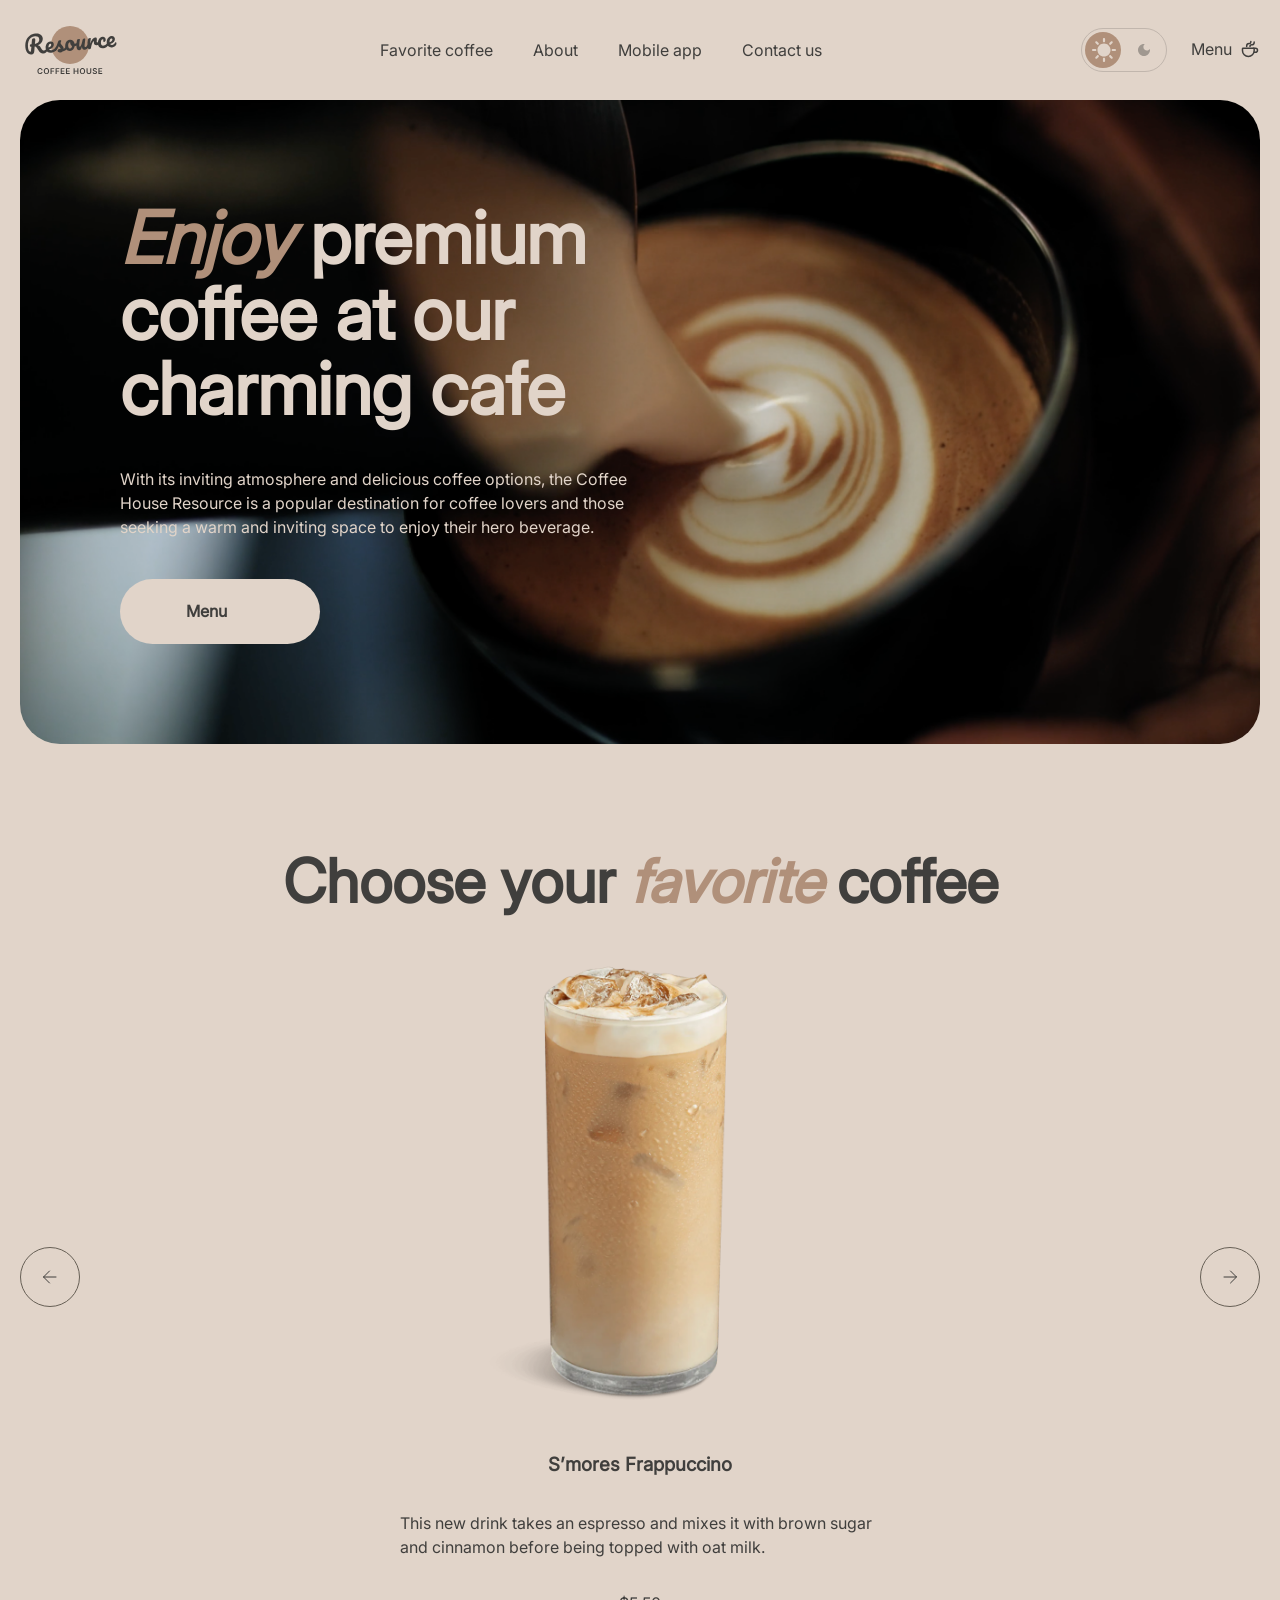
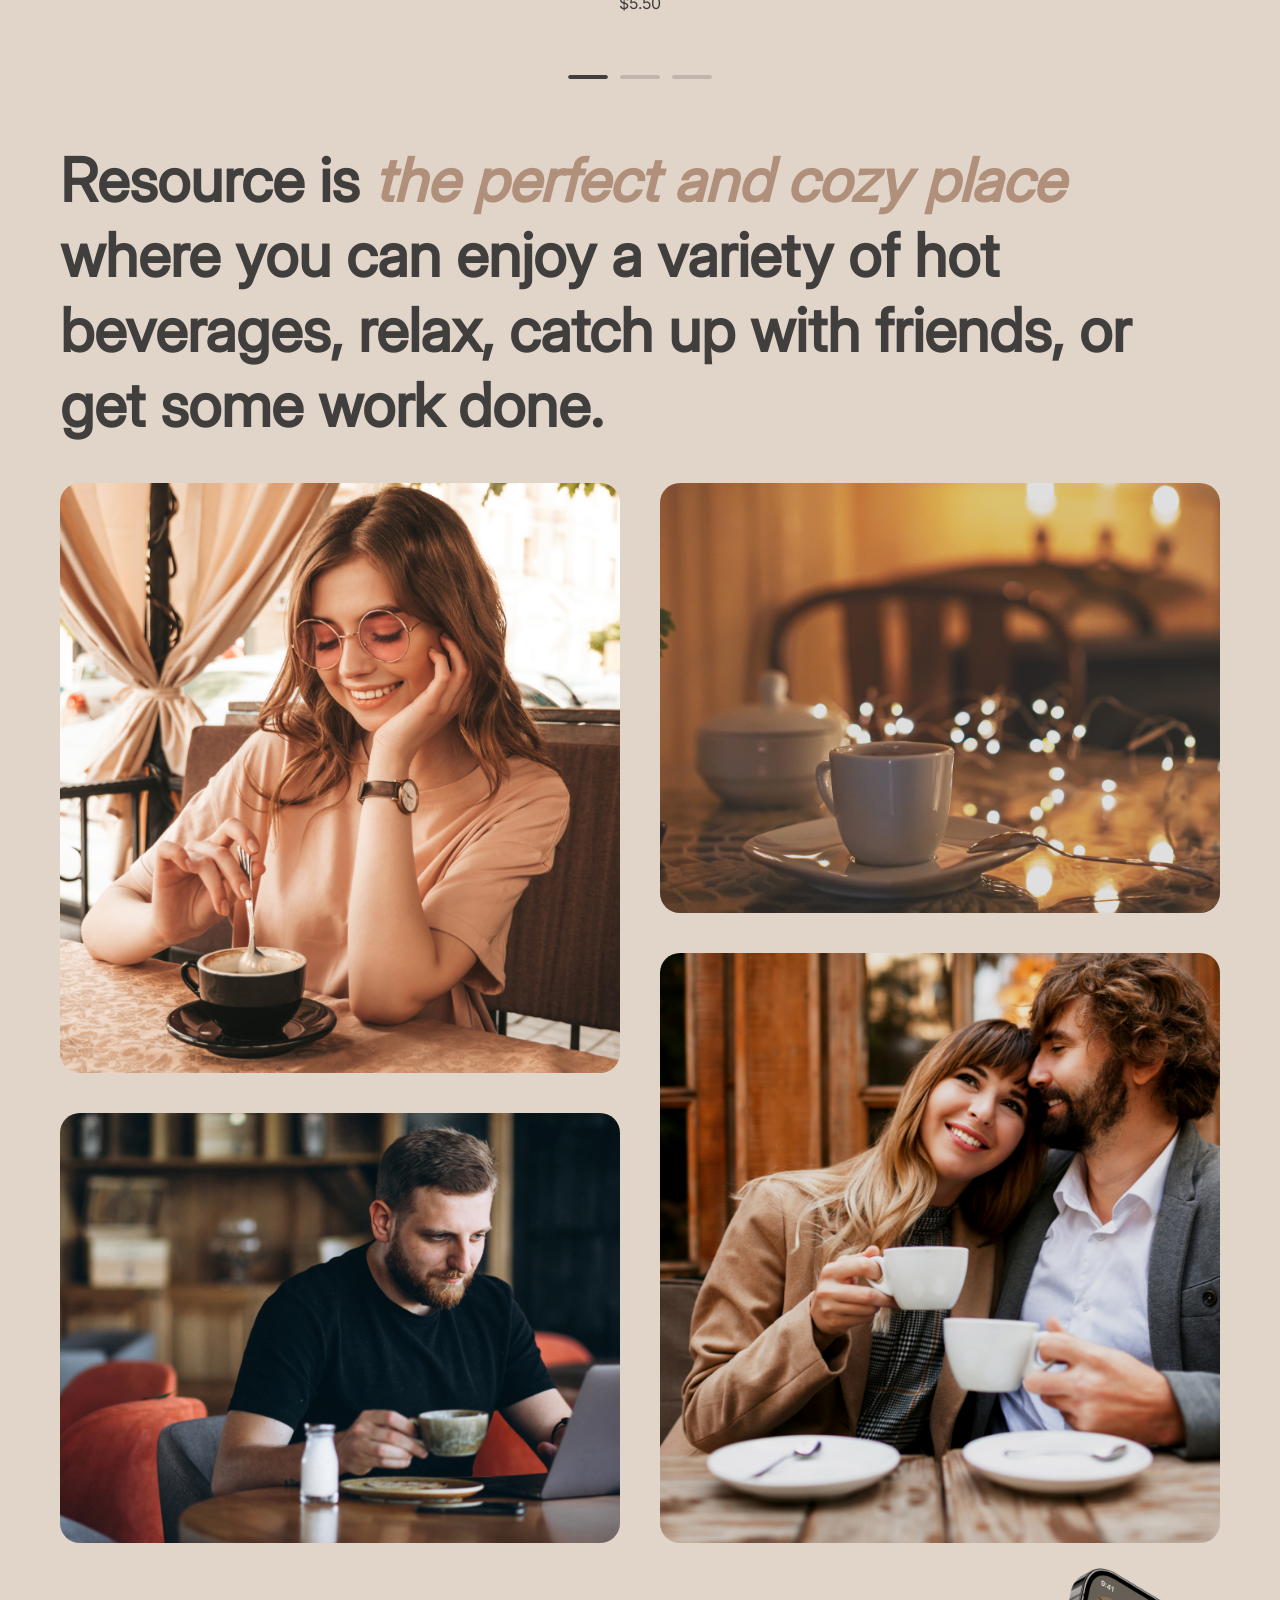
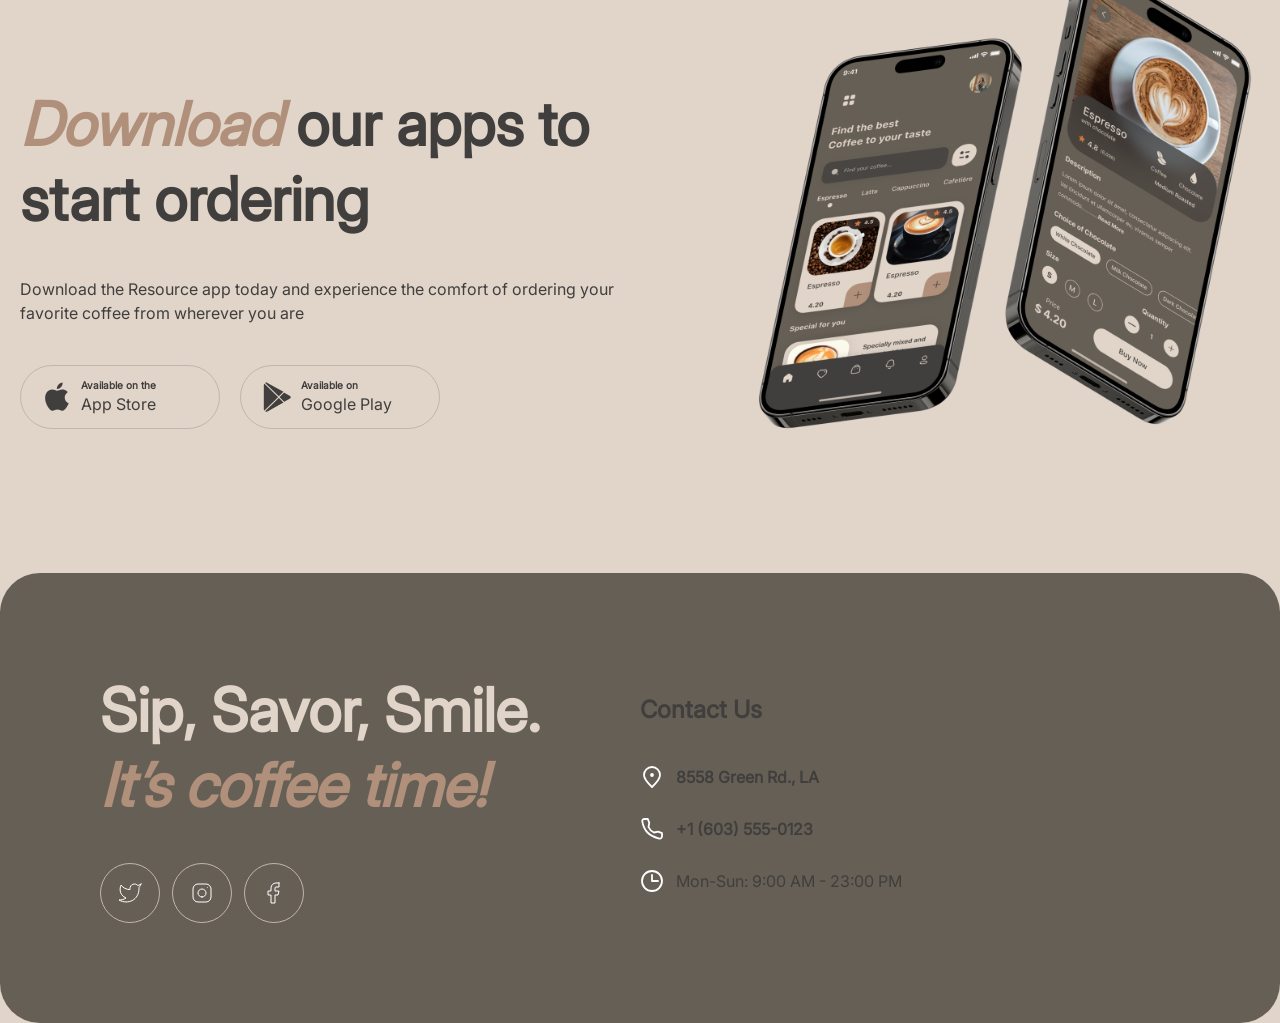
<file: index.html>
<!DOCTYPE html>
<html lang="en">

<head>
  <meta charset="UTF-8">
  <meta name="viewport" content="width=device-width, initial-scale=1.0">
  <link rel="icon" href="./images/fav.svg" type="image/svg+xml">
  <title>Coffee House</title>
  <link rel="stylesheet" href="style.css">
</head>

<body>
  <header>
    <div class="wrapper">

      <a href="#" class="logo">
        <img src="./images/logo.svg" alt="Coffee House logo">
      </a>

      <nav id="nav-menu">
        <ul>
          <li><a href="#hero-coffee">Favorite coffee</a></li>
          <li><a href="#about">About</a></li>
          <li><a href="#mobile-app">Mobile app</a></li>
          <li><a href="#contact">Contact us</a></li>
        </ul>

        <a href="./menu.html" class="nav__menu-btn">
          Menu
          <img src="./images/coffee-cup.svg" alt="" aria-hidden="true">
        </a>
      </nav>

      <div class="menu">

        <div class="theme-toggle" id="theme-toggle">
          <div class="theme-toggle__ball"></div>

          <button class="theme-toggle__btn" id="btn-light" aria-label="Светлая тема" type="button">
            <img src="./images/Sun.svg" alt="" class="theme-toggle__icon theme-toggle__icon--sun">
          </button>

          <button class="theme-toggle__btn" id="btn-dark" aria-label="Тёмная тема" type="button">
            <img src="./images/Moon.svg" alt="" class="theme-toggle__icon theme-toggle__icon--moon">
          </button>
        </div>

        <button class="menu__btn" id="burger-btn" type="button" aria-label="Открыть меню" aria-expanded="false"
          aria-controls="nav-menu">
          <span class="menu__btn-text">
            Menu
            <img src="./images/coffee-cup.svg" alt="" aria-hidden="true">
          </span>

          <span class="menu__btn-icon" aria-hidden="true">
            <span></span>
            <span></span>
          </span>
        </button>

      </div>

    </div>
  </header>
  <main>
    <section class="hero-coffee" id="hero-coffee">
      <div class="wrapper">
        <div class="hero-coffee__img">
          <div class="hero-wrapper">
            <h1 class="hero-coffee__title"><span>Enjoy</span> premium coffee at our charming cafe</h1>
            <p class="hero-coffee__text">With its inviting atmosphere and delicious coffee options, the Coffee House
              Resource is a popular destination for coffee lovers and those seeking a warm and inviting space to enjoy
              their
              hero beverage.</p>


            <button type="button" class="hero-coffee__btn" title="переход на вторую страницу"
              onclick="window.location.href='menu.html'">
              Menu
              <img src="./images/coffee-cup.svg" alt="coffee cup">
            </button>

          </div>
        </div>

      </div>
    </section>
    <section class="favorite-coffee" id="hero-coffee">
      <div class="wrapper">
        <h2>Choose your <span>favorite</span> coffee</h2>

        <div class="slider">
          <button class="slider__btn slider__btn--prev" aria-label="Предыдущий слайд" id="slider-prev">
            <img src="./images/arrow-right.svg" alt="arrow left">
          </button>

          <div class="slider-container">
            <div class="slider-track" id="slider-track">

              <!-- Слайд 1 -->
              <div class="slider-card">
                <div class="slider-card__img">
                  <img src="./images/coffee-slider-1.png" alt="S’mores Frappuccino">
                </div>
                <h3 class="slider-card__title">S’mores Frappuccino</h3>
                <p class="slider-card__text">This new drink takes an espresso and mixes it with brown sugar and cinnamon
                  before being topped with oat milk.</p>
                <p class="slider-card__price"><span>$5.50</span></p>
              </div>

              <!-- Слайд 2 -->
              <div class="slider-card">
                <div class="slider-card__img">
                  <img src="./images/coffee-slider-2.png" alt="Caramel Macchiato">
                </div>
                <h3 class="slider-card__title">Caramel Macchiato</h3>
                <p class="slider-card__text">Fragrant espresso, steamed milk and rich caramel syrup with whipped cream
                  and caramel drizzle on top.</p>
                <p class="slider-card__price"><span>$4.50</span></p>
              </div>

              <!-- Слайд 3 -->
              <div class="slider-card">
                <div class="slider-card__img">
                  <img src="./images/coffee-slider-3.png" alt="Ice Ice Baby">
                </div>
                <h3 class="slider-card__title">Ice Ice Baby</h3>
                <p class="slider-card__text">Iced coffee made with cold brew, blended with milk and sweetened with
                  delicious vanilla syrup.</p>
                <p class="slider-card__price"><span>$4.50</span></p>
              </div>

            </div>
          </div>

          <button class="slider__btn slider__btn--next" aria-label="Следующий слайд" id="slider-next">
            <img src="./images/arrow-right.svg" alt="arrow right">
          </button>
        </div>

        <div class="slider-dots" id="slider-dots">
          <button class="slider-dots__dot slider-dots__dot--active" aria-label="Слайд 1" data-index="0">
            <span class="slider-dots__line"></span>
          </button>
          <button class="slider-dots__dot" aria-label="Слайд 2" data-index="1">
            <span class="slider-dots__line"></span>
          </button>
          <button class="slider-dots__dot" aria-label="Слайд 3" data-index="2">
            <span class="slider-dots__line"></span>
          </button>
        </div>
      </div>
    </section>
    <section class="about" id="about">
      <div class="wrapper">
        <h2 class="about-title">Resource is <span>the perfect and cozy place</span> where you can enjoy a variety of hot
          beverages, relax, catch up with friends, or get some work done.</h2>
        <div class="about-img">
          <div class="about-img__item about-img__item--1">
            <img src="./images/about-1.png" alt="about 1">
          </div>
          <div class="about-img__item about-img__item--2">
            <img src="./images/about-2.png" alt="about 2">
          </div>
          <div class="about-img__item about-img__item--3">
            <img src="./images/about-3.png" alt="about 3">
          </div>
          <div class="about-img__item about-img__item--4">
            <img src="./images/about-4.png" alt="about 4">
          </div>
        </div>
      </div>
    </section>
    <section class="mobile-app" id="mobile-app">
      <div class="wrapper">
        <div class="mobile-app__information">
          <h2 class="mobile-app__title"><span>Download</span> our apps to start ordering</h2>
          <p class="mobile-app__text">Download the Resource app today and experience the comfort of ordering your
            favorite coffee from wherever you are</p>
          <div class="mobile-app__btns">
            <a href="#" class="mobile-app__btn mobile-app__btn--apple" title="Скачать в App Store">
              <img src="./images/apple.svg" alt="apple">
              <div>
                <span class="mobile-app__btn-span">Available on the</span>
                <span class="mobile-app__btn-app">App Store</span>
              </div>

            </a>
            <a href="#" class="mobile-app__btn mobile-app__btn--google" title="Скачать в Google Play">
              <img src="./images/playStore.svg" alt="google play">
              <div>
                <span class="mobile-app__btn-span">Available on</span>
                <span class="mobile-app__btn-app">Google Play</span>
              </div>

            </a>
          </div>
        </div>
        <div class="mobile-app__img">
          <img src="./images/mobile-screens.png" alt="mobile app">
        </div>
      </div>
    </section>
  </main>
  <footer class="footer" id="contact">
    <div class="wrapper">
      <div class="footer__content">
        <h2>Sip, Savor, Smile.<br><span>It’s coffee time!</span></h2>

        <div class="footer__socials">
          <a href="https://twitter.com" target="_blank" rel="noopener noreferrer" class="social-link"
            aria-label="Twitter">
            <img src="./images/twitter.svg" alt="Twitter">
          </a>
          <a href="https://instagram.com" target="_blank" rel="noopener noreferrer" class="social-link"
            aria-label="Instagram">
            <img src="./images/instagram.svg" alt="Instagram">
          </a>
          <a href="https://facebook.com" target="_blank" rel="noopener noreferrer" class="social-link"
            aria-label="Facebook">
            <img src="./images/facebook.svg" alt="Facebook">
          </a>
        </div>
      </div>

      <div class="footer-contacts">
        <h3>Contact Us</h3>
        <div class="footer-contacts__items">
          <div class="footer-contacts__item">
            <img src="./images/pin-alt.svg" alt="location">
            <a href="https://www.google.com/maps" target="_blank" rel="noopener noreferrer">8558 Green Rd., LA</a>
          </div>
          <div class="footer-contacts__item">
            <img src="./images/phone.svg" alt="phone">
            <a href="tel:+1(603)555-0123">+1 (603) 555-0123</a>
          </div>
          <div class="footer-contacts__item">
            <img src="./images/clock.svg" alt="clock">
            <p>Mon-Sun: 9:00 AM - 23:00 PM</p>
          </div>
        </div>
      </div>
    </div>
  </footer>

  <script src="script.js"></script>
</body>

</html>
</file>
<file: style.css>
@font-face {
    font-family: "Inter";
    src: url("./fonts/Inter.ttf") format("truetype");
    font-weight: normal;
    font-style: normal;
    letter-spacing: 0;
}

:root {
    --text-color-primary: #403F3D;
    --text-color-inverse: #E1D4C9;
    --text-color-accent: #B0907A;
    
    --bg-color-page: #E1D4C9;
    --bg-color-container: #665F55;
    --bg-color-overlay: #403F3D;
    
    --border-color-primary: #C1B6AD;
    --border-color-inverse: #665F55;

    --font-heading1: 600 72px/105% "Inter", sans-serif;
    --font-heading-accent: italic 600 72px/105% "Inter", sans-serif;
    --font-heading2: 600 60px/125% "Inter", sans-serif;
    --font-heading2-accent: italic 600 60px/125% "Inter", sans-serif;
    --font-heading3: 400 16px/150% "Inter", sans-serif;
    --font-medium: 400 16px/150% "Inter", sans-serif;
    --font-caption: 600 10px/140% "Inter", sans-serif;

    --theme-transition: background-color 0.3s ease, color 0.3s ease, border-color 0.3s ease;
}

[data-theme="dark"] {
    --text-color-primary: #E1D4C9;
    --text-color-inverse: #403F3D;
    --text-color-accent: #B0907A;
    
    --bg-color-page: #292826;
    --bg-color-container: #403F3D;
    --bg-color-overlay: #292826;
    
    --border-color-primary: #665F55;
    --border-color-inverse: #C1B6AD;
}

*,
*::before,
*::after {
  box-sizing: border-box;
  margin: 0;
  padding: 0;
}

html, body {
  height: 100%;
  scroll-behavior: smooth;
}
@media (prefers-reduced-motion: reduce) {
  html {
    scroll-behavior: auto;
  }
}
body {
  background-color: var(--bg-color-page);
  color: var(--text-color-primary);
  font-family: "Inter", sans-serif;
  line-height: 1.5;
  transition: var(--theme-transition);
  -webkit-font-smoothing: antialiased;
  -moz-osx-font-smoothing: grayscale;
}

img, picture, video, canvas, svg {
  display: block;
  max-width: 100%;
}

input, button, textarea, select {
  font: inherit;
  color: inherit;
}

button {
  background: none;
  border: none;
  cursor: pointer;
}

a {
  text-decoration: none;
  color: inherit;
}

ul, ol {
  list-style: none;
}

a, button {
  font-size: 16px;
  font-weight: 600;
  line-height: 150%;
}
address {
  font-style: normal;
}
.wrapper {
  max-width: 1360px;
  height: 100%;
  margin: 0 auto;
  padding: 0 20px;
  display: flex;
  justify-content: space-between;
  align-items: center;
}

/* header ------------- */
header {
  width: 100%;
  height: 100px;
  padding: 20px 0;
}

header .wrapper {
  display: flex;
  align-items: center;
  justify-content: space-between;
}

[data-theme="dark"] header .logo img {
  filter: invert(1) hue-rotate(180deg);
  transition: filter 0.3s ease;
}

header nav ul {
  display: flex;
  gap: 40px;
  align-items: center;
}

header nav ul li a {
  text-decoration: none;
  color: var(--text-color-primary);
  font: var(--font-heading3);
  transition: color 0.3s ease;
}

header nav ul li:hover {
  border-bottom: 2px solid var(--text-color-primary);
}

.menu {
  display: flex;
  gap: 24px;
  align-items: center;
}
  /* THEME TOGGLE*/

.theme-toggle {
  position: relative;
  display: flex;
  align-items: center;
  justify-content: space-around;
  width: 86px;
  height: 44px;
  padding: 2px;
  border: 1px solid var(--border-color-primary);
  border-radius: 100px;
  cursor: pointer;
  user-select: none;
}

.theme-toggle__btn {
  position: relative;
  z-index: 2;

  display: flex;
  align-items: center;
  justify-content: center;

  width: 36px;
  height: 36px;

  padding: 0;
  border: none;
  background: transparent;

  cursor: pointer;
}

.theme-toggle__btn,
.theme-toggle__icon {
  pointer-events: none;
}

.theme-toggle__ball {
  position: absolute;
  top: 3px;
  left: 3px;

  width: 36px;
  height: 36px;

  border-radius: 50%;
  background-color: var(--text-color-accent);

  transition:
    transform 0.3s cubic-bezier(0.4, 0, 0.2, 1),
    background-color 0.3s ease;

  z-index: 1;
}

[data-theme="dark"] .theme-toggle__ball {
  transform: translateX(41px);
}

.theme-toggle__icon {
  width: 24px;
  height: 24px;

  opacity: 0.4;

  transition:
    opacity 0.3s ease,
    filter 0.3s ease;
}

:root:not([data-theme="dark"])
  #btn-light
  .theme-toggle__icon {
  opacity: 1;
}

[data-theme="dark"]
  #btn-dark
  .theme-toggle__icon {
  opacity: 1;
  filter: invert(1);
}

[data-theme="dark"]
  #btn-light
  .theme-toggle__icon {
  opacity: 0.4;
}

   /* DESKTOP MENU BUTTON */

.menu__btn {
  display: inline-flex;
  align-items: center;
  justify-content: center;
  gap: 8px;

  padding: 4px 0;

  color: var(--text-color-primary);
  font: var(--font-heading3);

  background: transparent;
  border: none;
  border-bottom: 2px solid transparent;

  cursor: pointer;

  transition:
    color 0.3s ease,
    border-color 0.3s ease;
}

.menu__btn:hover {
  border-bottom-color: var(--text-color-primary);
}

.menu__btn-text {
  display: inline-flex;
  align-items: center;
  gap: 8px;
}

.menu__btn-text img {
  width: 20px;
  height: 20px;

  transition: filter 0.3s ease;
}
.menu__btn-text,
.menu__btn-icon,
.menu__btn-icon span {
  pointer-events: none;
}
[data-theme="dark"] .menu__btn-text img {
  filter: invert(1);
}

/* Бургер скрыт на desktop */
.menu__btn-icon {
  display: none;
}

  /* MOBILE MENU*/

.nav__menu-btn {
  display: none;
}

@media (max-width: 850px) {
  header {
    position: relative;
    z-index: 1000;
  }

  header nav {
    position: fixed;

    top: 0;
    left: 0;

    width: 100%;
    height: 100vh;
    height: 100dvh;

    display: flex;
    flex-direction: column;
    align-items: center;
    justify-content: center;

    padding: 100px 20px 40px;

    background-color: var(--bg-color-page);

    transform: translateY(-100%);
    visibility: hidden;

    transition:
      transform 0.4s ease,
      visibility 0s linear 0.4s;

    z-index: 999;
  }

  header nav.nav--active {
    transform: translateY(0);
    visibility: visible;

    transition:
      transform 0.4s ease,
      visibility 0s;
  }

  header nav ul {
    display: flex;
    flex-direction: column;
    align-items: center;

    gap: 40px;

    margin: 0;
    padding: 0;
  }

  header nav ul li a {
    font-size: 32px;
    line-height: 125%;
    font-weight: 600;
  }
  .nav__menu-btn {
    display: inline-flex;

    align-items: center;
    gap: 8px;

    margin-top: 60px;

    color: var(--text-color-primary);

    font-size: 32px;
    line-height: 125%;
    font-weight: 600;

    text-decoration: none;
  }

  .nav__menu-btn img {
    width: 24px;
    height: 24px;

    transition: filter 0.3s ease;
  }

  [data-theme="dark"] .nav__menu-btn img {
    filter: invert(1);
  }

  .menu__btn {
    position: relative;
    z-index: 1001;

    display: flex;
    align-items: center;
    justify-content: center;

    width: 44px;
    height: 44px;

    padding: 0;

    border: 1px solid var(--border-color-primary);
    border-radius: 50%;

    background-color: transparent;

    transition:
      background-color 0.3s ease,
      border-color 0.3s ease;
  }

  .menu__btn:hover {
    background-color: var(--bg-color-container);
    border-color: var(--bg-color-container);
  }

  .menu__btn-text {
    display: none;
  }

  .menu__btn-icon {
    position: relative;

    display: block;

    width: 18px;
    height: 14px;
  }

  .menu__btn-icon span {
    position: absolute;
    left: 0;

    width: 18px;
    height: 2px;

    border-radius: 2px;

    background-color: var(--text-color-primary);

    transition:
      transform 0.3s ease,
      top 0.3s ease,
      bottom 0.3s ease,
      background-color 0.3s ease;
  }

  .menu__btn-icon span:first-child {
    top: 2px;
  }

  .menu__btn-icon span:last-child {
    bottom: 2px;
  }

  .menu__btn:hover .menu__btn-icon span {
    background-color: var(--text-color-inverse);
  }

  .menu__btn--active .menu__btn-icon span:first-child {
    top: 6px;
    transform: rotate(45deg);
  }

  .menu__btn--active .menu__btn-icon span:last-child {
    top: 6px;
    bottom: auto;
    transform: rotate(-45deg);
  }
  body.no-scroll {
    overflow: hidden;
  }
}
/* hero-coffee ------------ */
.hero-coffee {
  height: 644px;
}

.hero-coffee .wrapper {
  height: 100%;
}

/* Контейнер с фоновым изображением */
.hero-coffee__img {
  height: 100%;
  width: 100%;
  background-image: url('./images/img-hero.png');
  background-size: cover;
  background-position: center;
  border-radius: 40px;
  padding: 100px;
  display: flex;
  align-items: center;
}

.hero-wrapper {
  max-width: 530px;
  display: flex;
  flex-direction: column;
  align-items: flex-start;
  gap: 40px;
}

.hero-coffee__title {
  font: var(--font-heading1);
  color: #E1D4C9;
}

.hero-coffee__title span {
  font: var(--font-heading-accent);
  color: #B0907A;
}

.hero-coffee__text {
  font: var(--font-heading3);
  color: #E1D4C9;
}

.hero-coffee__btn {
  width: 200px;
  height: 65px;
  border-radius: 100px;
  display: flex;
  align-items: center;
  justify-content: center;
  gap: 8px;
  background-color: var(--bg-color-page);
  color: var(--text-color-primary);
  font: var(--font-heading3);
  font-weight: 600;
  border: none;
  cursor: pointer;
  transition: background-color 0.3s ease, color 0.3s ease;
}

.hero-coffee__btn img {
  width: 20px;
  height: 20px;
  opacity: 0;
  transform: translateX(-10px);
  transition: opacity 0.3s ease, transform 0.3s ease, filter 0.3s ease;
}

.hero-coffee__btn:hover img {
  opacity: 1;
  transform: translateX(0);
}

[data-theme="dark"] .hero-coffee__btn img {
  filter: invert(1);
}
@media (max-width: 730px) {
  .hero-coffee__img {
    padding: 60px 16px;
  }

  .hero-wrapper {
    max-width: 100%;
  }

  .hero-coffee__title,
  .hero-coffee__title span {
    font-size: 42px;
    line-height: 115%;
  }
}
/* favorite-coffee ------------ */
.favorite-coffee {
  max-height: 799px;
  margin: 100px 0 100px 0;
}
.favorite-coffee .wrapper {
  display: flex;
  flex-direction: column;
  justify-content: left;
  gap: 20px;
}
.favorite-coffee h2 {
  font: var(--font-heading2);
  color: var(--text-color-primary);
  margin: 0 auto;
  text-align: center;
}
.favorite-coffee h2 span {
  font: var(--font-heading2-accent);
  color: var(--text-color-accent);
}
.slider {
  width: 100%;
  display: flex;
  justify-content: space-between;
  align-items: center;
}
.slider__btn {
  width: 60px;
  height: 60px;
  border: 1px solid var(--border-color-inverse);
  border-radius: 100px;
  cursor: pointer;
}
.slider__btn img {
  width: 24px;
  height: 24px;
  margin: 0 auto;
}
.slider__btn:hover {
 background-color: var(--bg-color-container);
}
.slider__btn:hover img {
  filter: invert(1);
}
[data-theme="dark"] .slider__btn img {
  filter: invert(1);
}
.slider__btn--prev {
  transform: rotate(180deg);
}
.slider-container {
  width: 100%;
  max-width: 480px;
  overflow: hidden;
  margin: 0 auto;
}

.slider-track {
  display: flex;
  transition: transform 1s cubic-bezier(0.25, 1, 0.5, 1);
  width: 100%;
}

.slider-card {
  display: flex;
  flex-direction: column;
  justify-content: center;
  align-items: center;
  gap: 32px;
  width: 100%;
  min-width: 100%;
  box-sizing: border-box;
  flex-shrink: 0;
}
.slider-dots {
  display: flex;
  justify-content: center;
  gap: 12px;
  margin-top: 40px;
}

.slider-dots__dot {
  width: 40px;
  height: 4px;
  padding: 0;
  border: none;
  background-color: var(--border-color-primary, #c1b6ad);
  border-radius: 100px;
  cursor: pointer;
  overflow: hidden;
}

.slider-dots__line {
  display: block;
  height: 100%;
  width: 0;
  background-color: var(--text-color-primary, #403f3d);
  border-radius: 100px;
  transition: width 0.3s ease;
}

.slider-dots__dot--active .slider-dots__line {
  width: 100%;
  animation: progress 0.1s linear forwards;
}

.favorite-coffee:hover .slider-dots__dot--active .slider-dots__line {
  animation: progress 0.5s linear forwards;
}

@keyframes progress {
  from {
    width: 0;
  }
  to {
    width: 100%;
  }
}

@media (max-width: 700px) {
  .favorite-coffee {
  margin: 40px 0 40px 0;
}
   .favorite-coffee .wrapper {
    padding: 0 13px;
  }
  .favorite-coffee h2,
  .favorite-coffee h2 span {
    font-size: 32px;
    line-height: 125%;
  }
  .slider-container {
    width: 100%;
    max-width: 348px;
  }

  .slider-card {
    min-width: 100%;
    max-width: 348px;
        margin: 0 auto;
    gap: 16px;
  }
}
@media (max-width: 520px) {
.slider__btn {
  display: none;
}
}
/* about ------------ */
.about {
  width: 100%;
  padding: 0 40px;
  box-sizing: border-box;
}

.about .wrapper {
  max-width: 1360px;
  margin: 0 auto;
  display: flex;
  flex-direction: column;
  gap: 40px;
  box-sizing: border-box;
}

.about h2 {
  font: var(--font-heading2);
  color: var(--text-color-primary);
}

.about h2 span {
  font: var(--font-heading2-accent);
  color: var(--text-color-accent);
}

.about-img {
  display: grid;
  grid-template-columns: repeat(2, 1fr);
  grid-template-areas:
    "img1 img2"
    "img3 img4";
  gap: 40px;
}

.about-img__item--1 { grid-area: img1; }
.about-img__item--2 { grid-area: img2; }
.about-img__item--3 { grid-area: img3; }
.about-img__item--4 { grid-area: img4; }

.about-img__item {
  width: 100%;
  border-radius: 20px;
  overflow: hidden;
}

.about-img__item img {
  width: 100%;
  height: 100%;
  object-fit: cover;
  display: block;
}

/* Задаем высоты карточек по макету Coffee House */
.about-img__item--1,
.about-img__item--4 {
  height: 590px;
}

.about-img__item--2,
.about-img__item--3 {
  height: 430px;
}
.about-img__item--4 {
  margin-top: -160px;
}
.about-img__item:hover {
  transform: scale(1.01);
}
@media (max-width: 1024px) {
  .about {
    padding: 0 16px;
  }

  .about-img__item--1,
  .about-img__item--4 {
    height: 480px;
  }

  .about-img__item--2,
  .about-img__item--3 {
    height: 350px;
  }
  .about-img__item--4 {
    margin-top: -130px;
  }
}

@media (max-width: 768px) {
  .about-img {
    grid-template-columns: 1fr;
    grid-template-areas:
      "img1"
      "img2";
    gap: 40px;
  }

  .about-img__item--3,
  .about-img__item--4 {
    display: none;
  }

  .about-img__item--1,
  .about-img__item--2 {
    height: 590px;
  }
}

@media (max-width: 565px) {
  .about h2,
  .about h2 span {
    font-size: 32px;
    line-height: 125%;
  }

  .about-img__item--1,
  .about-img__item--2 {
    height: 360px;
  }
}
/* mobile-app ----------- */
.mobile-app {
  background-color: var(--bg-color-secondary);
}
.mobile-app .wrapper {
  display: flex;
  gap: 100px;
}
.mobile-app__information {
  max-width: 630px;
  display: flex;
  flex-direction: column;
  gap: 40px;
}
.mobile-app__title {
  font: var(--font-heading2);
  color: var(--text-color-primary);
}
.mobile-app__title span {
  font: var(--font-heading2-accent);
  color: var(--text-color-accent);
}
.mobile-app__text {
  font: var(--font-heading3);
  color: var(--text-color-primary);
}
.mobile-app__btns {
  display: flex;
  align-items: center;
  gap: 20px;
}
.mobile-app__btn {
  width: 200px;
  height: 64px;
  display: flex;
  align-items: center;
  gap: 8px;
  font: var(--font-heading3);
  color: var(--text-color-primary);
  text-decoration: none;
  border: 1px solid var(--border-color-primary);
  border-radius: 100px;
  padding-left: 20px;
}
.mobile-app__btn div {
  display: flex;
  flex-direction: column;
  align-items: flex-start;
}
.mobile-app__btn-span {
  font: var(--font-caption);
  color: var(--text-color-primary);
}
.mobile-app__btn-app {
  font: var(--font-medium);
  color: var(--text-color-primary);
}
.mobile-app__btn img {
  width: 32px;
  height: 32px;
}
.mobile-app__btn:hover {
  background-color: var(--bg-color-primary);
  color: var(--text-color-secondary);
}
.mobile-app__img {
  max-width: 630px;
  height: 630px;
}
@media (max-width:1100px) {
  .mobile-app .wrapper {
    flex-direction: column;
  }
}
@media (max-width:500px) {
  .mobile-app .wrapper {
    gap: 40px;
  }
.mobile-app__title,
.mobile-app__title span {
  font-size: 32px;
  line-height: 125%;
}
.mobile-app__btns {
  flex-direction: column;
  align-items: baseline;
}
}
/* footer ----------- */
footer {
  width: 100%;
  box-sizing: border-box;
}
footer .wrapper {
  max-width: 1360px;
  margin: 0 auto; 
  background-color: var(--bg-color-container);
  padding: 100px;
  border-radius: 40px;
  display: flex;
  justify-content: start;
  gap: 100px;
}

.footer__content {
  display: flex;
  flex-direction: column;
  gap: 40px;
  max-width: 100%;
}
.footer__content h2 {
  font: var(--font-heading2);
  color: var(--text-color-inverse);
}

.footer__content h2 span {
  font: var(--font-heading2-accent);
  color: var(--text-color-accent);
}

.footer__socials {
  display: flex;
  gap: 12px;
}

/* Социальные кнопки */
.social-link {
  display: flex;
  align-items: center;
  justify-content: center;
  width: 60px;
  height: 60px;
  border-radius: 50%;
  border: 1px solid var(--border-color-primary);
  background-color: transparent;
  transition: background-color 0.3s ease, border-color 0.3s ease;
}

.social-link img {
  width: 24px;
  height: 24px;
  filter: brightness(0) invert(1);
  transition: filter 0.3s ease;
}

.social-link:hover {
  background-color: var(--bg-color-page);
  border-color: var(--bg-color-page);
}

.social-link:hover img {
  filter: invert(1);
}

/* Блок контактов */
.footer-contacts {
  display: flex;
  flex-direction: column;
  gap: 40px;
}

.footer-contacts h3 {
  font-weight: 600;
  font-size: 24px;
  line-height: 125%;
  color: var(--text-color-inverse);
}

.footer-contacts__items {
  display: flex;
  flex-direction: column;
  gap: 20px;
}

.footer-contacts__item {
  display: flex;
  align-items: center;
  gap: 12px;
  font: var(--font-medium);
  color: var(--text-color-inverse);
  width: fit-content;
  padding-bottom: 6px;
  border-bottom: 2px solid transparent;
}
.footer-contacts__item a,
.footer-contacts__item p {
  color: var(--text-color-inverse);
  text-decoration: none;
  transition: border-color 0.3s ease;
}


.footer-contacts__item:hover {
  border-bottom-color: var(--text-color-inverse);
}

.footer-contacts__item img {
  width: 24px;
  height: 24px;
  filter: brightness(0) invert(1);
}
[data-theme="dark"]
.footer__content h2,
.footer-contacts h3,
.footer-contacts__item a,
.footer-contacts__item p {
  color: var(--text-color-primary);
}
@media (max-width: 830px) {
  footer .wrapper {
    flex-direction: column;
    padding: 100px 60px;
    gap: 100px;
    flex-flow: wrap;
  }
}

@media (max-width: 565px) {
  footer .wrapper {
    padding: 60px 16px;
    gap: 40px;
    border-radius: 40px;
  }

  .footer__content h2,
  .footer__content h2 span {
    font-size: 32px;
    line-height: 125%;
  }
}



/* menu page ------------- */
.menu .wrapper {
  display: flex;
  flex-direction: column;
  gap: 40px;
  padding-bottom: 100px;
}
.offer {
  display: flex;
  flex-direction: column;
  gap: 40px;
}
.offer h1 {
  font: var(--font-heading2);
  color: var(--text-color-primary);
  text-align: center;
}
.offer h1 span {
  font: var(--font-heading2-accent);
  color: var(--text-color-accent);
}

.offer-tabs {
  display: flex;
  gap: 8px;
  margin-bottom: 40px;
  justify-content: center;
}
.offer-tab {
  height: 46px;
  display: flex;
  align-items: center;
  gap: 8px;
  padding: 8px 16px 8px 8px;
  border: 1px solid var(--border-color-inverse);
  border-radius: 100px;
  cursor: pointer;
  transition: background-color 0.3s ease, border-color 0.3s ease;
}
@media (max-width: 565px) {
  .offer h1,
  .offer h1 span {
    font-size: 32px;
    line-height: 125%;
  }
  .offer-tab {
    padding: 7px 7px 7px 7px;
  }
}
.offer-tab--active {
  background-color: var(--bg-color-container);
  border-color: var(--bg-color-page);
}
.offer-tab:hover {
  background-color: var(--bg-color-container);
  border-color: var(--bg-color-page);
}
.offer-tab:hover .offer-tab__icon {
  background-color: var(--bg-color-page);
}
.offer-tab__icon {
  display: flex;
  align-items: center;
  justify-content: center;
  width: 30px;
  height: 30px;
  border-radius: 50%;
  background-color: var(--text-color-primary);
  transition: background-color 0.3s ease;
}
.offer-tab--active .offer-tab__icon {
  background-color: var(--bg-color-page);
}
.offer-tab__text {
  font: var(--font-medium);
  color: var(--text-color-primary);
  transition: color 0.3s ease;
}
.offer-tab--active .offer-tab__text {
  color: var(--text-color-inverse);
}
[data-theme="dark"]
.offer-tab--active .offer-tab__text {
  color: var(--text-color-primary);
}

.menu-list {
  width: 100%;
display: flex;
  flex-wrap: wrap;
  gap: 40px;
  justify-content: center;
}

.menu-list__item {
  flex: 0 0 calc((100% - 120px) / 4); 
  max-width: calc((100% - 120px) / 4);
  display: flex;
  flex-direction: column;
  border-radius: 40px;
  transition: background-color 0.3s ease;
  border: 1px dotted var(--border-color-primary);
  overflow: hidden;
}
.menu-list__item:hover {
  background-color: var(--bg-color-page);
  transform: scale(1.01);
  box-shadow: 0px 4px 4px rgba(0, 0, 0, 0.25);
  cursor: pointer;
}

.menu-list__item-img {
  width: 100%;
  height: 310px;
  object-fit: cover;
  border-radius: 40px;
  overflow: hidden;
}
.menu-list__item-img img {
  width: 100%;
  height: 100%;
  object-fit: cover;
  display: block;
}
.menu-list__item-info {
  display: flex;
  flex-direction: column;
  gap: 12px;
  padding: 20px;
  flex-grow: 1;
}

.menu-list__item-text {
  font: var(--font-medium);
  color: var(--text-color-primary);
  flex-grow: 1;
}

.menu-list__item-title,
.menu-list__item-price {
  font-size: 24px;
  line-height: 125%;
  color: var(--text-color-primary);
}
/* Стили для кнопки "Load More" */
.menu-more-btn {
  display: none; /* По умолчанию скрыта на десктопах */
  margin: 0 auto;
  width: 40px;
  height: 40px;
  border-radius: 50%;
  border: 1px solid var(--border-color-primary, #c1b6ad);
  background-color: transparent;
  cursor: pointer;
  align-items: center;
  justify-content: center;
  transition: background-color 0.3s ease, border-color 0.3s ease;
}

.menu-more-btn:hover {
  background-color: var(--bg-color-container, #665f55);
  border-color: var(--bg-color-container, #665f55);
}

.menu-more-btn__icon {
  display: flex;
  align-items: center;
  justify-content: center;
  width: 24px;
  height: 24px;
  rotate: calc(90deg);
}
[data-theme="dark"]
.menu-more-btn__icon {
  filter: invert(1) hue-rotate(180deg);
  transition: filter 0.3s ease;
}


@media (max-width: 768px) {
  .menu-list {
    gap: 40px;
    justify-content: center;
  }

  .menu-list__item {
    flex: 0 0 100%;
    max-width: 310px;
  }

  .menu-list__item--hidden {
    display: none !important;
  }

  .menu-more-btn--visible {
    display: flex;
  }
}
@media (max-width: 1400px) {
  .menu-list {
    gap: 32px;
  }

  .menu-list__item {
    flex: 0 0 calc((100% - 64px) / 3);
    max-width: 310px;
  }

  /* .menu-list__item:nth-child(n+7) {
    display: none;
  } */
}

@media (max-width: 1100px) {
  .menu-list {
    gap: 24px;
  }

  .menu-list__item {
    flex: 0 0 calc((100% - 24px) / 2);
    max-width: 310px;
  }

  /* .menu-list__item:nth-child(n+5) {
    display: none;
  } */
}

@media (max-width: 720px) {

  .menu-list__item {
    flex: 0 0 100%;
    max-width: 310px;
  }

  /* .menu-list__item:nth-child(n+3) {
    display: none;
  } */
}

/* модальное окно ------------ */

body.no-scroll {
  overflow: hidden;
}

/* Модальное окно и оверлей */
.modal {
  position: fixed;
  top: 0;
  left: 0;
  width: 100%;
  height: 100%;
  z-index: 1000;
  display: flex;
  align-items: center;
  justify-content: center;
  opacity: 0;
  visibility: hidden;
  transition: opacity 0.3s ease, visibility 0.3s ease;
  padding: 16px;
  box-sizing: border-box;
}

.modal.modal--open {
  opacity: 1;
  visibility: visible;
}

/* Затемнённая область вокруг окна */
.modal__overlay {
  position: absolute;
  top: 0;
  left: 0;
  width: 100%;
  height: 100%;
  background-color: rgba(64, 60, 56, 0.8);
  backdrop-filter: blur(2px);
}

/* Контейнер модального окна */
.modal__content {
  position: relative;
  z-index: 1001;
  display: flex;
  gap: 20px;
  width: 100%;
  max-width: 800px;
  padding: 16px;
  border-radius: 40px;
  background-color: var(--bg-color-page, #e1d4c9);
  color: var(--text-color-primary, #403c38);
  box-shadow: 0px 4px 10px rgba(0, 0, 0, 0.15);
  box-sizing: border-box;
}
[data-theme="dark"]
.modal__content {
  background-color: var(--bg-color-page, #403c38);
  color: var(--text-color-primary, #e1d4c9);
}

.modal__img-wrapper {
  width: 310px;
  height: 310px;
  flex-shrink: 0;
  border-radius: 40px;
  overflow: hidden;
}

.modal__img-wrapper img {
  width: 100%;
  height: 100%;
  object-fit: cover;
}

.modal__info {
  display: flex;
  flex-direction: column;
  gap: 20px;
  flex-grow: 1;
}

.modal__title {
  font-size: 24px;
  line-height: 125%;
  margin: 0;
}

.modal__description {
  font: var(--font-medium, 16px/150% sans-serif);
  margin: 0;
}

.modal__option-group {
  display: flex;
  flex-direction: column;
  gap: 8px;
}

.modal__option-label {
  font-size: 16px;
}

.modal__options {
  display: flex;
  flex-wrap: wrap;
  gap: 8px;
}

.modal-option-btn {
  display: flex;
  align-items: center;
  gap: 8px;
  padding: 8px 16px 8px 8px;
  border: 1px solid var(--border-color-primary, #c1b6ad);
  border-radius: 100px;
  background-color: transparent;
  color: var(--text-color-primary, #403c38);
  cursor: pointer;
  transition: all 0.3s ease;
  font: var(--font-medium, 16px sans-serif);
}

.modal-option-btn__icon {
  display: flex;
  align-items: center;
  justify-content: center;
  width: 30px;
  height: 30px;
  border-radius: 50%;
  background-color: var(--border-color-primary, #c1b6ad);
  font-size: 14px;
  font-weight: bold;
}

.modal-option-btn--active {
  background-color: var(--bg-color-page, #665f55);
  border-color: var(--bg-color-page, #665f55);
  color: var(--text-color-inverse, #f1ebe6);
}

.modal-option-btn--active .modal-option-btn__icon {
  background-color: var(--bg-color-container, #e1d4c9);
  color: var(--text-color-primary, #403c38);
}

.modal__total {
  display: flex;
  justify-content: space-between;
  align-items: center;
  font-size: 24px;
  line-height: 125%;
  font-weight: 600;
}

.modal__alert {
  display: flex;
  align-items: center;
  gap: 8px;
  padding-top: 12px;
  border-top: 1px solid var(--border-color-primary, #c1b6ad);
  font-size: 10px;
  line-height: 140%;
}

.modal__alert-icon {
  display: flex;
  align-items: center;
  justify-content: center;
  width: 16px;
  height: 16px;
  border-radius: 50%;
  border: 1px solid var(--text-color-primary, #403c38);
  font-size: 10px;
}

.modal__alert-text {
  margin: 0;
}

.modal__close-btn {
  width: 100%;
  height: 44px;
  border-radius: 100px;
  border: 1px solid var(--border-color-primary, #c1b6ad);
  background-color: transparent;
  color: var(--text-color-primary, #403c38);
  font-size: 16px;
  cursor: pointer;
  transition: background-color 0.3s ease, border-color 0.3s ease, color 0.3s ease;
}

.modal__close-btn:hover {
  background-color: var(--bg-color-page, #665f55);
  border-color: var(--bg-color-page, #665f55);
  color: var(--text-color-inverse, #f1ebe6);
}


@media (max-width: 768px) {
  .modal__content {
    max-width: 688px;
  }
  .modal__img-wrapper {
    display: none; 
  }
}

@media (max-width: 500px) {
  .modal {
    padding: 9px;
  }
  .modal__content {
    max-width: 342px;
    padding: 16px;
  }
  .modal-option-btn {
    padding: 6px 12px 6px 6px;
  }
}
</file>
